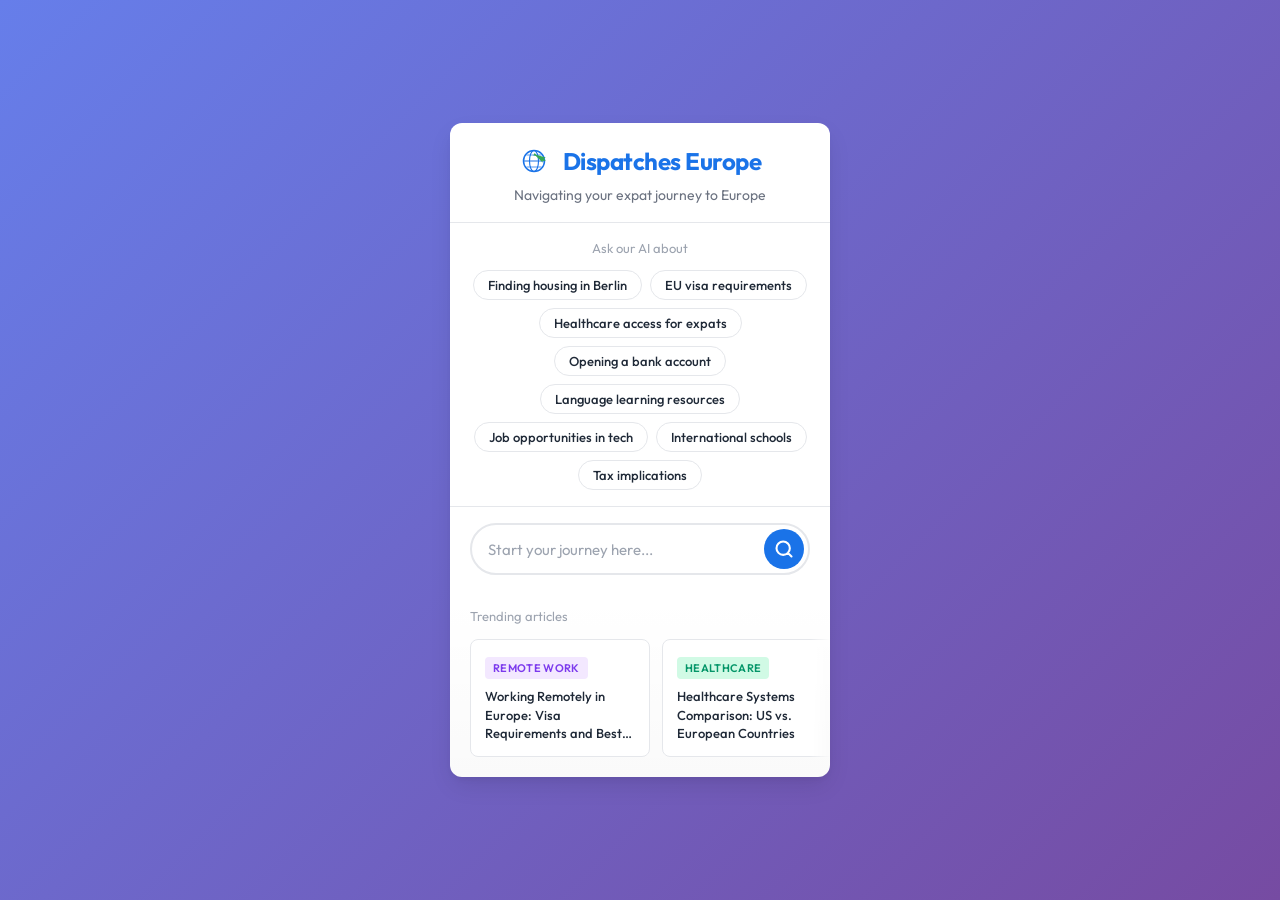
<file: index.html>
<!DOCTYPE html>
<html lang="en">
<head>
    <meta charset="UTF-8">
    <meta name="viewport" content="width=device-width, initial-scale=1.0">
    <title>Dispatches Europe - AI Search Widget</title>
    <link rel="stylesheet" href="widget.css">
    <link rel="preconnect" href="https://fonts.googleapis.com">
    <link rel="preconnect" href="https://fonts.gstatic.com" crossorigin>
    <link href="https://fonts.googleapis.com/css2?family=Outfit:wght@400;500;600;700&display=swap" rel="stylesheet">
</head>
<body>
    <div class="page-container">
        <!-- Dispatches Europe AI Search Widget -->
        <div class="dispatches-europe-widget" id="dispatches-europe-widget">
            <!-- Header -->
            <div class="widget-header">
                <div class="brand">
                    <div class="brand-icon">
                        <svg viewBox="0 0 48 48" fill="none" xmlns="http://www.w3.org/2000/svg">
                            <!-- Globe -->
                            <circle cx="20" cy="24" r="14" stroke="#1a73e8" stroke-width="2" fill="none"/>
                            <ellipse cx="20" cy="24" rx="6" ry="14" stroke="#1a73e8" stroke-width="1.5" fill="none"/>
                            <path d="M6 24h28" stroke="#1a73e8" stroke-width="1.5"/>
                            <path d="M10 16h20M10 32h20" stroke="#1a73e8" stroke-width="1"/>
                            <!-- Airplane -->
                            <g transform="translate(24, 8) rotate(30)">
                                <path d="M0 8L16 4L14 6L18 8L14 10L16 12L0 8Z" fill="#34a853"/>
                                <path d="M4 8L0 6V10L4 8Z" fill="#34a853"/>
                            </g>
                        </svg>
                    </div>
                    <h1 class="brand-name">Dispatches Europe</h1>
                </div>
                <p class="tagline">Navigating your expat journey to Europe</p>
            </div>

            <!-- AI Suggestions -->
            <div class="suggestions-section">
                <p class="suggestions-label">Ask our AI about</p>
                <div class="suggestion-chips">
                    <button class="chip" data-query="Finding housing in Berlin">Finding housing in Berlin</button>
                    <button class="chip" data-query="EU visa requirements">EU visa requirements</button>
                    <button class="chip" data-query="Healthcare access for expats">Healthcare access for expats</button>
                    <button class="chip" data-query="Opening a bank account">Opening a bank account</button>
                    <button class="chip" data-query="Language learning resources">Language learning resources</button>
                    <button class="chip" data-query="Job opportunities in tech">Job opportunities in tech</button>
                    <button class="chip" data-query="International schools">International schools</button>
                    <button class="chip" data-query="Tax implications">Tax implications</button>
                </div>
            </div>

            <!-- Search Box -->
            <div class="search-section">
                <div class="search-box">
                    <input 
                        type="text" 
                        class="search-input" 
                        id="search-input"
                        placeholder="Start your journey here..."
                        autocomplete="off"
                    >
                    <button class="search-button" id="search-button" aria-label="Search">
                        <svg width="20" height="20" viewBox="0 0 24 24" fill="none" xmlns="http://www.w3.org/2000/svg">
                            <path d="M21 21L16.65 16.65M19 11C19 15.4183 15.4183 19 11 19C6.58172 19 3 15.4183 3 11C3 6.58172 6.58172 3 11 3C15.4183 3 19 6.58172 19 11Z" stroke="currentColor" stroke-width="2.5" stroke-linecap="round" stroke-linejoin="round"/>
                        </svg>
                    </button>
                </div>
            </div>

            <!-- Trending Articles -->
            <div class="trending-section">
                <p class="trending-label">Trending articles</p>
                <div class="trending-wrapper">
                    <div class="trending-track" id="trending-track">
                        <!-- Articles will be duplicated for infinite scroll -->
                        <article class="trending-card">
                            <span class="card-category category-work">Remote Work</span>
                            <h3 class="card-title">Working Remotely in Europe: Visa Requirements and Best Destinations</h3>
                        </article>
                        <article class="trending-card">
                            <span class="card-category category-healthcare">Healthcare</span>
                            <h3 class="card-title">Healthcare Systems Comparison: US vs. European Countries</h3>
                        </article>
                        <article class="trending-card">
                            <span class="card-category category-finance">Finance</span>
                            <h3 class="card-title">Opening a European Bank Account as an Expat: Complete Guide</h3>
                        </article>
                        <article class="trending-card">
                            <span class="card-category category-housing">Housing</span>
                            <h3 class="card-title">Finding Affordable Housing in Major European Cities</h3>
                        </article>
                        <article class="trending-card">
                            <span class="card-category category-visa">Visa & Legal</span>
                            <h3 class="card-title">EU Blue Card vs. National Visa: Which is Right for You?</h3>
                        </article>
                    </div>
                </div>
            </div>
        </div>
    </div>

    <script src="widget.js"></script>
</body>
</html>
</file>
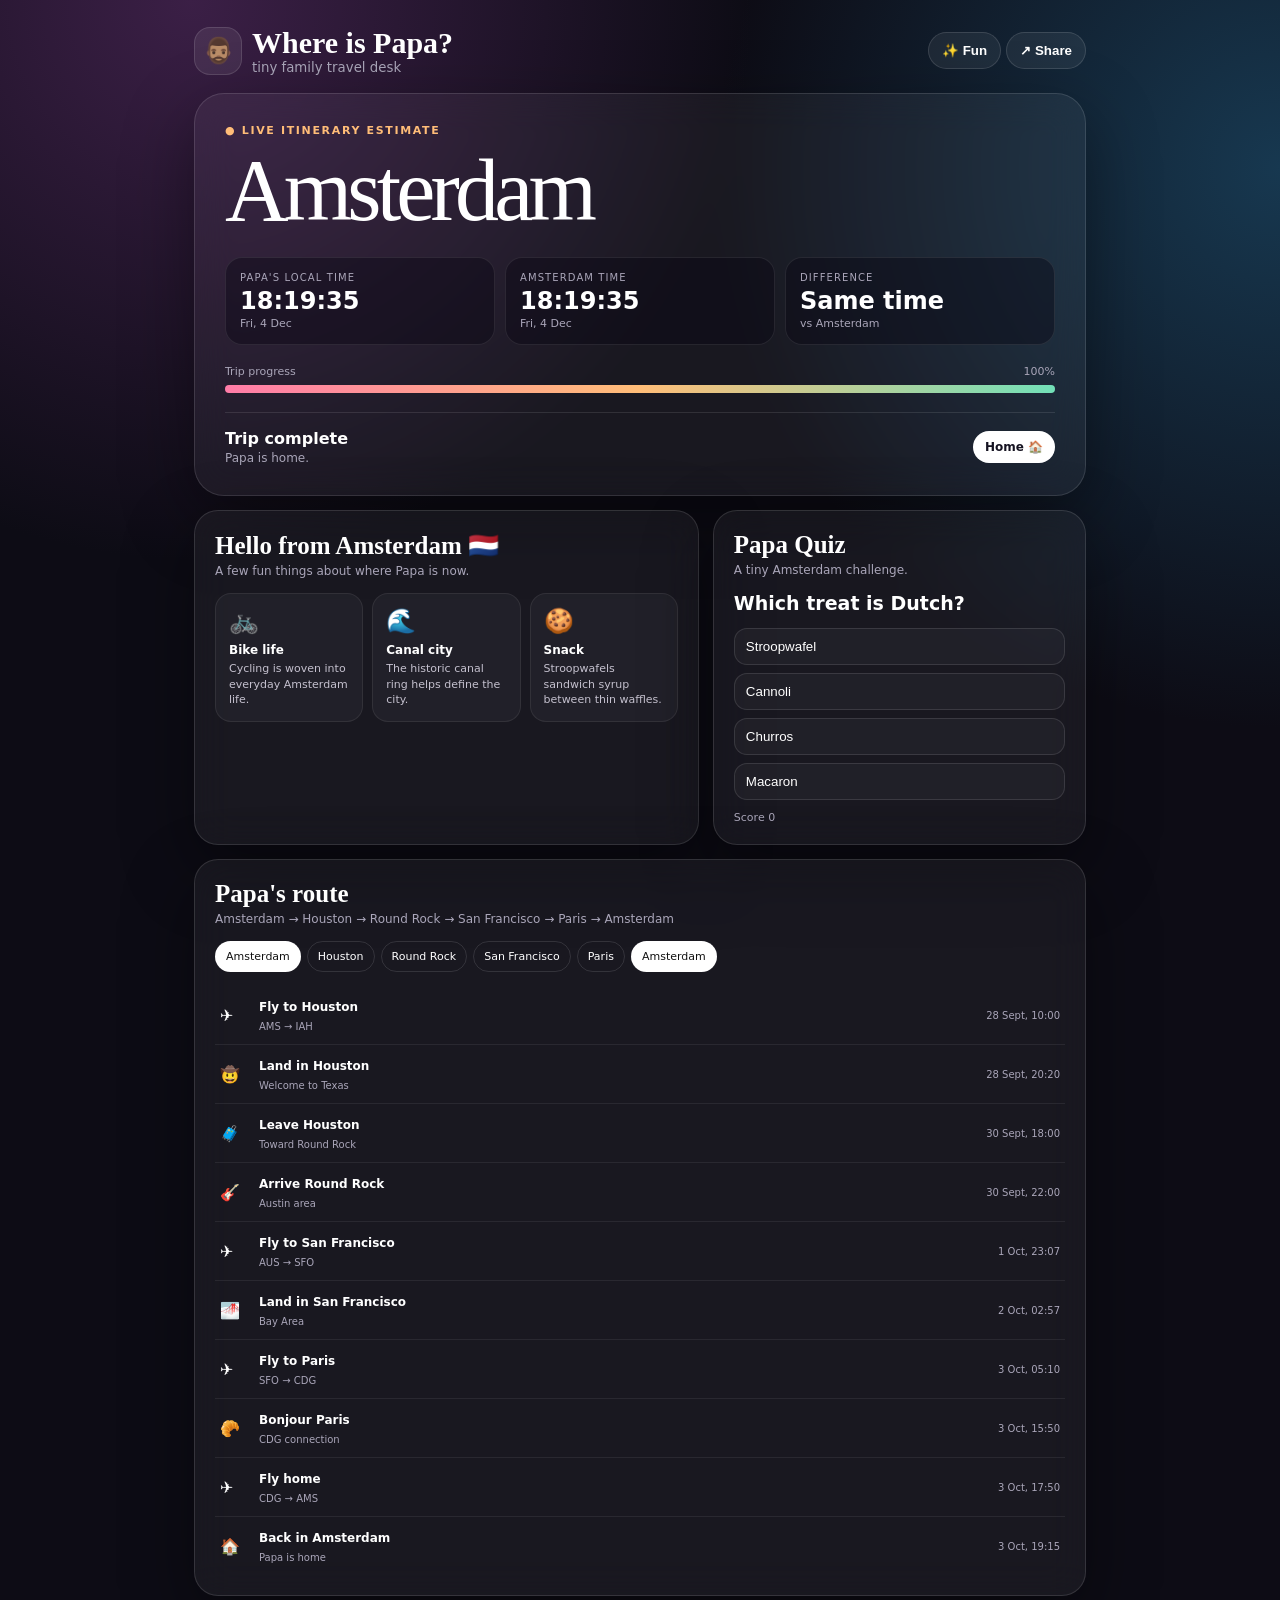
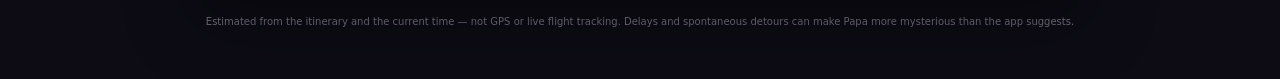
<file: where-is-papa/index.html>
<!doctype html><html lang="en"><head><meta charset="utf-8"><meta name="viewport" content="width=device-width,initial-scale=1"><meta name="theme-color" content="#11101d"><title>Where is Papa?</title><style>
*{box-sizing:border-box}body{margin:0;font-family:Inter,system-ui,sans-serif;color:#fff;background:radial-gradient(circle at 15% 0,#3b1f46 0,transparent 35rem),radial-gradient(circle at 100% 10%,#173850 0,transparent 35rem),#0d0c15;min-height:100vh}.wrap{max-width:920px;margin:auto;padding:18px 14px 50px}.top{display:flex;justify-content:space-between;gap:12px;align-items:center;margin:8px 0 18px}.brand{display:flex;align-items:center;gap:10px}.av{width:48px;height:48px;border-radius:16px;display:grid;place-items:center;font-size:25px;background:#ffffff14;border:1px solid #ffffff1f}.brand b{font-family:Georgia,serif;font-size:30px}.brand small{display:block;color:#aaa6b9}.btn{border:1px solid #ffffff20;background:#ffffff10;color:#fff;border-radius:999px;padding:10px 13px;font-weight:700}.hero,.card{border:1px solid #ffffff20;background:#ffffff0d;backdrop-filter:blur(18px);box-shadow:0 25px 70px #0006}.hero{border-radius:30px;padding:30px}.live{font-size:11px;text-transform:uppercase;letter-spacing:.15em;color:#ffbd78;font-weight:800}.loc{font-family:Georgia,serif;font-size:clamp(48px,10vw,88px);line-height:.95;letter-spacing:-.055em;margin:12px 0}.status{color:#ded9e7;font-size:18px;line-height:1.45;max-width:650px}.clocks{display:grid;grid-template-columns:repeat(3,1fr);gap:10px;margin-top:24px}.mini{padding:14px;border-radius:17px;background:#08071366;border:1px solid #ffffff16}.k{font-size:10px;color:#aaa6b9;text-transform:uppercase;letter-spacing:.11em}.v{font-size:24px;font-weight:800;margin-top:4px}.s{color:#aaa6b9;font-size:11px;margin-top:2px}.prog{margin-top:20px}.ph{display:flex;justify-content:space-between;color:#aaa6b9;font-size:11px}.track{margin-top:7px;height:8px;background:#ffffff14;border-radius:99px;overflow:hidden}.bar{height:100%;width:0;background:linear-gradient(90deg,#ff7ca8,#ffbd78,#72e0b8)}.next{display:flex;justify-content:space-between;gap:12px;align-items:center;margin-top:19px;padding-top:16px;border-top:1px solid #ffffff1a}.next span{display:block;color:#aaa6b9;font-size:12px;margin-top:3px}.badge{background:#fff;color:#151321;border-radius:999px;padding:9px 12px;font-size:12px;font-weight:800}.grid{display:grid;grid-template-columns:1.15fr .85fr;gap:14px;margin-top:14px}.card{border-radius:24px;padding:20px}.card h2{font-family:Georgia,serif;margin:0;font-size:25px}.sub{color:#aaa6b9;font-size:12px;margin:4px 0 15px}.facts{display:grid;grid-template-columns:repeat(3,1fr);gap:9px}.fact{background:#ffffff0a;border:1px solid #ffffff13;border-radius:16px;padding:13px}.fact em{font-style:normal;font-size:24px}.fact b{display:block;font-size:12px;margin:8px 0 4px}.fact p{margin:0;color:#c5c1cf;font-size:11px;line-height:1.45}.q{font-size:19px;font-weight:800;line-height:1.25;margin:9px 0 13px}.ans{display:grid;gap:8px}.ans button{width:100%;text-align:left;border:1px solid #ffffff1d;background:#ffffff09;color:#fff;border-radius:13px;padding:10px 11px}.ans button.good{background:#72e0b828;border-color:#72e0b8}.ans button.bad{background:#ff7ca824;border-color:#ff7ca8}.score{margin-top:11px;color:#aaa6b9;font-size:11px}.route{margin-top:14px}.pills{display:flex;gap:6px;overflow:auto;padding-bottom:5px}.city{flex:none;border:1px solid #ffffff1d;border-radius:999px;padding:8px 10px;font-size:11px}.city.on{background:#fff;color:#111}.events{margin-top:9px}.ev{display:grid;grid-template-columns:30px 1fr auto;gap:9px;align-items:center;padding:10px 5px;border-bottom:1px solid #ffffff12}.ev:last-child{border-bottom:0}.ev b{font-size:12px}.ev small{color:#aaa6b9;font-size:10px}.ev time{color:#aaa6b9;font-size:10px}.foot{text-align:center;color:#767182;font-size:10px;line-height:1.5;margin-top:18px}@media(max-width:720px){.grid{grid-template-columns:1fr}.clocks{grid-template-columns:1fr 1fr}.clocks .mini:first-child{grid-column:1/-1}.facts{grid-template-columns:1fr}.top .btn:first-child{display:none}.loc{font-size:56px}.hero{padding:22px}.next{align-items:flex-start;flex-direction:column}}
</style></head><body><div class="wrap"><div class="top"><div class="brand"><div class="av">🧔🏽‍♂️</div><div><b>Where is Papa?</b><small>tiny family travel desk</small></div></div><div><button class="btn" id="fun">✨ Fun</button> <button class="btn" id="share">↗ Share</button></div></div>
<section class="hero"><div class="live">● Live itinerary estimate</div><div class="loc" id="loc">Finding Papa…</div><div class="status" id="status"></div><div class="clocks"><div class="mini"><div class="k" id="lk">Papa's local time</div><div class="v" id="lc">--:--</div><div class="s" id="ld"></div></div><div class="mini"><div class="k">Amsterdam time</div><div class="v" id="hc">--:--</div><div class="s" id="hd"></div></div><div class="mini"><div class="k">Difference</div><div class="v" id="df">—</div><div class="s">vs Amsterdam</div></div></div><div class="prog"><div class="ph"><span>Trip progress</span><span id="pt">0%</span></div><div class="track"><div class="bar" id="bar"></div></div></div><div class="next"><div><b id="nt">Next</b><span id="nx"></span></div><div class="badge" id="cd">—</div></div></section>
<div class="grid"><section class="card"><h2 id="ft">Hello 👋</h2><div class="sub">A few fun things about where Papa is now.</div><div class="facts" id="facts"></div></section><section class="card"><h2>Papa Quiz</h2><div class="sub" id="ql">A tiny local challenge.</div><div class="q" id="q"></div><div class="ans" id="ans"></div><div class="score" id="score">Score 0</div></section></div>
<section class="card route"><h2>Papa's route</h2><div class="sub">Amsterdam → Houston → Round Rock → San Francisco → Paris → Amsterdam</div><div class="pills" id="pills"></div><div class="events" id="events"></div></section><div class="foot">Estimated from the itinerary and the current time — not GPS or live flight tracking. Delays and spontaneous detours can make Papa more mysterious than the app suggests.</div></div>
<script>
const Z={ams:"Europe/Amsterdam",tx:"America/Chicago",ca:"America/Los_Angeles",pa:"Europe/Paris"},H=Z.ams;
const E=[["2026-09-28T08:00:00Z","✈️","Fly to Houston","AMS → IAH"],["2026-09-28T18:20:00Z","🤠","Land in Houston","Welcome to Texas"],["2026-09-30T16:00:00Z","🧳","Leave Houston","Toward Round Rock"],["2026-09-30T20:00:00Z","🎸","Arrive Round Rock","Austin area"],["2026-10-01T21:07:00Z","✈️","Fly to San Francisco","AUS → SFO"],["2026-10-02T00:57:00Z","🌁","Land in San Francisco","Bay Area"],["2026-10-03T03:10:00Z","✈️","Fly to Paris","SFO → CDG"],["2026-10-03T13:50:00Z","🥐","Bonjour Paris","CDG connection"],["2026-10-03T15:50:00Z","✈️","Fly home","CDG → AMS"],["2026-10-03T17:15:00Z","🏠","Back in Amsterdam","Papa is home"]].map(x=>({ms:Date.parse(x[0]),i:x[1],t:x[2],d:x[3]}));
const F={Amsterdam:{z:Z.ams,e:"🇳🇱",f:[["🚲","Bike life","Cycling is woven into everyday Amsterdam life."],["🌊","Canal city","The historic canal ring helps define the city."],["🍪","Snack","Stroopwafels sandwich syrup between thin waffles."]],q:["Which treat is Dutch?",["Stroopwafel","Cannoli","Churros","Macaron"],0]},Houston:{z:Z.tx,e:"🤠",f:[["🚀","Space City","Houston is closely tied to NASA's Johnson Space Center."],["🐂","Big Texas","Houston is Texas' largest city by population."],["🍖","Brisket","Texas barbecue is famous for smoked brisket."]],q:["Houston is strongly associated with which space organization?",["NASA","ESA","JAXA","CNSA"],0]},"Round Rock":{z:Z.tx,e:"🎸",f:[["🎶","Music nearby","Round Rock sits just north of music-famous Austin."],["🦇","Bat neighbors","Austin's Congress Avenue Bridge is famous for seasonal bats."],["🌮","Breakfast","Breakfast tacos are a Central Texas favorite."]],q:["Round Rock is near which city?",["Dallas","Austin","El Paso","Lubbock"],1]},"San Francisco":{z:Z.ca,e:"🌁",f:[["🌉","Golden Gate","The Golden Gate Bridge opened in 1937."],["🌫️","Fog","Cool coastal fog is a familiar San Francisco character."],["🚋","Cable cars","Historic cable cars still operate in the city."]],q:["Which famous bridge is in San Francisco?",["Tower Bridge","Golden Gate Bridge","Brooklyn Bridge","Charles Bridge"],1]},Paris:{z:Z.pa,e:"🥐",f:[["🗼","Eiffel Tower","It was completed for the 1889 World's Fair."],["🥖","Bakery radar","Baguettes and croissants are Paris classics."],["🖼️","The Louvre","Paris is home to one of the world's most famous museums."]],q:["Which museum is in Paris?",["The Louvre","The Prado","The Uffizi","Rijksmuseum"],0]},"In the air":{z:H,e:"✈️",f:[["🌍","Time zones","The clock can jump while flight duration stays the same."],["🧭","Curved routes","Great-circle paths can look curved on flat maps."],["☁️","Cold outside","Jet cruising altitude is typically far below freezing."]],q:["Why can long flight paths look curved on a flat map?",["Earth is round","Pilots avoid north","Airports move","Maps spin"],0]}};
const P=[[-Infinity,E[0].ms,"Amsterdam","Papa is still in Amsterdam — pre-flight mode. ☕"],[E[0].ms,E[1].ms,"In the air","Papa is flying Amsterdam → Houston. ✈️",Z.tx,"Houston"],[E[1].ms,E[2].ms,"Houston","Papa has landed in Houston, Texas. 🤠"],[E[2].ms,E[3].ms,"Houston","Papa is travelling toward the Austin / Round Rock area. 🚗"],[E[3].ms,E[4].ms,"Round Rock","Papa is in Round Rock, just outside Austin. 🎸"],[E[4].ms,E[5].ms,"In the air","Papa is flying Austin → San Francisco. ✈️",Z.ca,"San Francisco"],[E[5].ms,E[6].ms,"San Francisco","Papa is in the San Francisco Bay Area. 🌁"],[E[6].ms,E[7].ms,"In the air","Papa is crossing the Atlantic toward Paris. ✈️",Z.pa,"Paris"],[E[7].ms,E[8].ms,"Paris","Papa is in Paris for the connection. 🥐"],[E[8].ms,E[9].ms,"In the air","Papa is on the final hop: Paris → Amsterdam. ✈️",Z.ams,"Amsterdam"],[E[9].ms,Infinity,"Amsterdam","Papa is back in Amsterdam. Mission accomplished. 🏠"]];
let score=0,last="";
const fmt=(z,o)=>new Intl.DateTimeFormat("en-GB",{timeZone:z,...o}).format(new Date()),tm=z=>fmt(z,{hour:"2-digit",minute:"2-digit",second:"2-digit",hour12:false}),dt=z=>fmt(z,{weekday:"short",day:"numeric",month:"short"});function phase(){let n=Date.now();return P.find(p=>n>=p[0]&&n<p[1])}function off(z){let d=new Date(),p=new Intl.DateTimeFormat("en-US",{timeZone:z,year:"numeric",month:"2-digit",day:"2-digit",hour:"2-digit",minute:"2-digit",hour12:false}).formatToParts(d),v=Object.fromEntries(p.map(x=>[x.type,x.value]));return(Date.UTC(+v.year,+v.month-1,+v.day,+v.hour,+v.minute)-d)/36e5}function dur(ms){let m=Math.max(0,Math.floor((ms-Date.now())/60000)),d=Math.floor(m/1440);m%=1440;let h=Math.floor(m/60);m%=60;return d?d+"d "+h+"h":h?h+"h "+m+"m":m+"m"}function when(ms){return new Intl.DateTimeFormat("en-GB",{timeZone:H,day:"numeric",month:"short",hour:"2-digit",minute:"2-digit",hour12:false}).format(new Date(ms))}
function facts(l){let f=F[l];ft.textContent="Hello from "+l+" "+f.e;document.getElementById("facts").innerHTML=f.f.map(x=>'<div class="fact"><em>'+x[0]+'</em><b>'+x[1]+'</b><p>'+x[2]+'</p></div>').join("");quiz(l)}
function quiz(l){let x=F[l].q;q.textContent=x[0];ans.innerHTML=x[1].map((a,i)=>'<button data-i="'+i+'">'+a+'</button>').join("");ql.textContent="A tiny "+l+" challenge.";[...ans.children].forEach(b=>b.onclick=()=>{[...ans.children].forEach(y=>y.disabled=true);let ok=+b.dataset.i===x[2];b.classList.add(ok?"good":"bad");ans.children[x[2]].classList.add("good");if(ok)score++;document.getElementById("score").textContent="Score "+score+(ok?" · Nice! ✨":" · Good try!")})}
function tick(){let p=phase(),l=p[2],z=l==="In the air"?(p[4]||H):(F[l]?.z||H);loc.textContent=l;status.textContent=p[3];lk.textContent=l==="In the air"?(p[5]+" local time"):"Papa's local time";lc.textContent=tm(z);ld.textContent=dt(z);hc.textContent=tm(H);hd.textContent=dt(H);let d=Math.round(off(z)-off(H));df.textContent=d===0?"Same time":(d>0?"+":"")+d+" hr"+(Math.abs(d)!==1?"s":"");let pc=Math.max(0,Math.min(100,(Date.now()-E[0].ms)/(E.at(-1).ms-E[0].ms)*100));bar.style.width=pc+"%";pt.textContent=Math.round(pc)+"%";let n=E.find(e=>e.ms>Date.now());if(n){nt.textContent="Next: "+n.t;nx.textContent=n.d+" · "+when(n.ms)+" Amsterdam";cd.textContent=dur(n.ms)}else{nt.textContent="Trip complete";nx.textContent="Papa is home.";cd.textContent="Home 🏠"}if(last!==l){last=l;facts(l);pills.innerHTML=["Amsterdam","Houston","Round Rock","San Francisco","Paris","Amsterdam"].map(c=>'<div class="city '+(c===l?"on":"")+'">'+c+'</div>').join("")}}
events.innerHTML=E.map((e,i)=>'<div class="ev"><div>'+e.i+'</div><div><b>'+e.t+'</b><br><small>'+e.d+'</small></div><time>'+when(e.ms)+'</time></div>').join("");share.onclick=async()=>{let t="Where is Papa? "+phase()[3];try{if(navigator.share)await navigator.share({title:"Where is Papa?",text:t,url:location.href});else{await navigator.clipboard.writeText(location.href);alert("Link copied!")}}catch(e){}};fun.onclick=()=>alert(["Papa radar says: adventure detected ✈️","Time-zone wizardry complete 🪄","No GPS — just itinerary detective work 🕵️"][Math.floor(Math.random()*3)]);tick();setInterval(tick,1000);
</script></body></html>
</file>
<file: widget.css>
/* ==========================================
   Dispatches Europe AI Search Widget Styles
   ========================================== */

:root {
    /* Primary Colors */
    --ep-primary: #1a73e8;
    --ep-primary-hover: #1557b0;
    --ep-primary-light: #e8f0fe;
    
    /* Accent Colors */
    --ep-green: #34a853;
    --ep-green-light: #e6f4ea;
    
    /* Category Colors */
    --ep-category-work: #7c3aed;
    --ep-category-work-bg: #f3e8ff;
    --ep-category-healthcare: #059669;
    --ep-category-healthcare-bg: #d1fae5;
    --ep-category-finance: #d97706;
    --ep-category-finance-bg: #fef3c7;
    --ep-category-housing: #dc2626;
    --ep-category-housing-bg: #fee2e2;
    --ep-category-visa: #2563eb;
    --ep-category-visa-bg: #dbeafe;
    
    /* Neutrals */
    --ep-text-primary: #1f2937;
    --ep-text-secondary: #6b7280;
    --ep-text-muted: #9ca3af;
    --ep-border: #e5e7eb;
    --ep-bg: #ffffff;
    --ep-bg-page: #f3f4f6;
    
    /* Shadows */
    --ep-shadow-sm: 0 1px 2px rgba(0, 0, 0, 0.05);
    --ep-shadow: 0 4px 6px -1px rgba(0, 0, 0, 0.1), 0 2px 4px -1px rgba(0, 0, 0, 0.06);
    --ep-shadow-lg: 0 10px 25px -3px rgba(0, 0, 0, 0.1), 0 4px 6px -2px rgba(0, 0, 0, 0.05);
    
    /* Typography */
    --ep-font: 'Outfit', -apple-system, BlinkMacSystemFont, 'Segoe UI', sans-serif;
    
    /* Spacing */
    --ep-radius: 12px;
    --ep-radius-sm: 8px;
    --ep-radius-full: 9999px;
}

/* Reset & Base */
*, *::before, *::after {
    box-sizing: border-box;
    margin: 0;
    padding: 0;
}

body {
    font-family: var(--ep-font);
    background: var(--ep-bg-page);
    color: var(--ep-text-primary);
    line-height: 1.5;
    -webkit-font-smoothing: antialiased;
}

/* Page Container (for demo) */
.page-container {
    min-height: 100vh;
    display: flex;
    align-items: center;
    justify-content: center;
    padding: 20px;
    background: linear-gradient(135deg, #667eea 0%, #764ba2 100%);
}

/* ==========================================
   Widget Container
   ========================================== */
.dispatches-europe-widget {
    width: 100%;
    max-width: 380px;
    background: var(--ep-bg);
    border-radius: var(--ep-radius);
    box-shadow: var(--ep-shadow-lg);
    overflow: hidden;
    font-family: var(--ep-font);
}

/* ==========================================
   Header Section
   ========================================== */
.widget-header {
    padding: 20px 20px 16px;
    text-align: center;
    border-bottom: 1px solid var(--ep-border);
}

.brand {
    display: flex;
    align-items: center;
    justify-content: center;
    gap: 8px;
    margin-bottom: 6px;
}

.brand-icon {
    width: 36px;
    height: 36px;
    flex-shrink: 0;
}

.brand-icon svg {
    width: 100%;
    height: 100%;
}

.brand-name {
    font-size: 1.5rem;
    font-weight: 700;
    color: var(--ep-primary);
    letter-spacing: -0.02em;
}

.tagline {
    font-size: 0.875rem;
    color: var(--ep-text-secondary);
    font-weight: 400;
}

/* ==========================================
   Suggestions Section
   ========================================== */
.suggestions-section {
    padding: 16px 20px;
    border-bottom: 1px solid var(--ep-border);
}

.suggestions-label {
    font-size: 0.8125rem;
    color: var(--ep-text-muted);
    text-align: center;
    margin-bottom: 12px;
}

.suggestion-chips {
    display: flex;
    flex-wrap: wrap;
    gap: 8px;
    justify-content: center;
}

.chip {
    display: inline-flex;
    align-items: center;
    padding: 6px 14px;
    font-size: 0.8125rem;
    font-weight: 500;
    color: var(--ep-text-primary);
    background: var(--ep-bg);
    border: 1px solid var(--ep-border);
    border-radius: var(--ep-radius-full);
    cursor: pointer;
    transition: all 0.2s ease;
    font-family: inherit;
    white-space: nowrap;
}

.chip:hover {
    background: var(--ep-primary-light);
    border-color: var(--ep-primary);
    color: var(--ep-primary);
    transform: translateY(-1px);
}

.chip:active {
    transform: translateY(0);
}

/* ==========================================
   Search Section
   ========================================== */
.search-section {
    padding: 16px 20px;
}

.search-box {
    display: flex;
    align-items: center;
    background: var(--ep-bg);
    border: 2px solid var(--ep-border);
    border-radius: var(--ep-radius-full);
    padding: 4px 4px 4px 16px;
    transition: border-color 0.2s ease, box-shadow 0.2s ease;
}

.search-box:focus-within {
    border-color: var(--ep-primary);
    box-shadow: 0 0 0 3px rgba(26, 115, 232, 0.15);
}

.search-input {
    flex: 1;
    border: none;
    outline: none;
    font-size: 0.9375rem;
    color: var(--ep-text-primary);
    background: transparent;
    font-family: inherit;
}

.search-input::placeholder {
    color: var(--ep-text-muted);
}

.search-button {
    width: 40px;
    height: 40px;
    display: flex;
    align-items: center;
    justify-content: center;
    background: var(--ep-primary);
    color: white;
    border: none;
    border-radius: 50%;
    cursor: pointer;
    transition: background 0.2s ease, transform 0.2s ease;
    flex-shrink: 0;
}

.search-button:hover {
    background: var(--ep-primary-hover);
    transform: scale(1.05);
}

.search-button:active {
    transform: scale(0.98);
}

/* ==========================================
   Trending Articles Section
   ========================================== */
.trending-section {
    padding: 16px 0 20px;
    background: linear-gradient(to bottom, transparent, rgba(0, 0, 0, 0.02));
}

.trending-label {
    font-size: 0.8125rem;
    color: var(--ep-text-muted);
    padding: 0 20px;
    margin-bottom: 12px;
}

.trending-wrapper {
    overflow: hidden;
    position: relative;
    width: 100%;
    mask-image: linear-gradient(
        to right,
        transparent,
        black 20px,
        black calc(100% - 20px),
        transparent
    );
    -webkit-mask-image: linear-gradient(
        to right,
        transparent,
        black 20px,
        black calc(100% - 20px),
        transparent
    );
}

.trending-track {
    display: flex;
    gap: 12px;
    padding: 0 20px;
    animation: scroll-left 25s linear infinite;
    width: max-content;
}

.trending-track:hover {
    animation-play-state: paused;
}

@keyframes scroll-left {
    0% {
        transform: translateX(0);
    }
    100% {
        transform: translateX(-50%);
    }
}

.trending-card {
    flex-shrink: 0;
    width: 180px;
    padding: 14px;
    background: var(--ep-bg);
    border: 1px solid var(--ep-border);
    border-radius: var(--ep-radius-sm);
    cursor: pointer;
    transition: all 0.2s ease;
}

.trending-card:hover {
    border-color: var(--ep-primary);
    box-shadow: var(--ep-shadow);
    transform: translateY(-2px);
}

.card-category {
    display: inline-block;
    font-size: 0.6875rem;
    font-weight: 600;
    text-transform: uppercase;
    letter-spacing: 0.03em;
    padding: 3px 8px;
    border-radius: 4px;
    margin-bottom: 8px;
}

.category-work {
    color: var(--ep-category-work);
    background: var(--ep-category-work-bg);
}

.category-healthcare {
    color: var(--ep-category-healthcare);
    background: var(--ep-category-healthcare-bg);
}

.category-finance {
    color: var(--ep-category-finance);
    background: var(--ep-category-finance-bg);
}

.category-housing {
    color: var(--ep-category-housing);
    background: var(--ep-category-housing-bg);
}

.category-visa {
    color: var(--ep-category-visa);
    background: var(--ep-category-visa-bg);
}

.card-title {
    font-size: 0.8125rem;
    font-weight: 500;
    color: var(--ep-text-primary);
    line-height: 1.4;
    display: -webkit-box;
    -webkit-line-clamp: 3;
    -webkit-box-orient: vertical;
    overflow: hidden;
}

/* ==========================================
   Loading State
   ========================================== */
.widget-loading {
    display: none;
    position: absolute;
    inset: 0;
    background: rgba(255, 255, 255, 0.9);
    align-items: center;
    justify-content: center;
    z-index: 10;
}

.widget-loading.active {
    display: flex;
}

.spinner {
    width: 32px;
    height: 32px;
    border: 3px solid var(--ep-border);
    border-top-color: var(--ep-primary);
    border-radius: 50%;
    animation: spin 0.8s linear infinite;
}

@keyframes spin {
    to { transform: rotate(360deg); }
}

/* ==========================================
   Responsive Adjustments
   ========================================== */
@media (max-width: 420px) {
    .dispatches-europe-widget {
        max-width: 100%;
        border-radius: var(--ep-radius-sm);
    }
    
    .brand-name {
        font-size: 1.25rem;
    }
    
    .chip {
        padding: 5px 12px;
        font-size: 0.75rem;
    }
    
    .trending-card {
        width: 160px;
        padding: 12px;
    }
}

/* ==========================================
   WordPress Embed Styles
   When embedding in WordPress, use these
   ========================================== */
.wp-dispatches-europe-container {
    display: flex;
    justify-content: center;
    padding: 20px;
}
</file>
